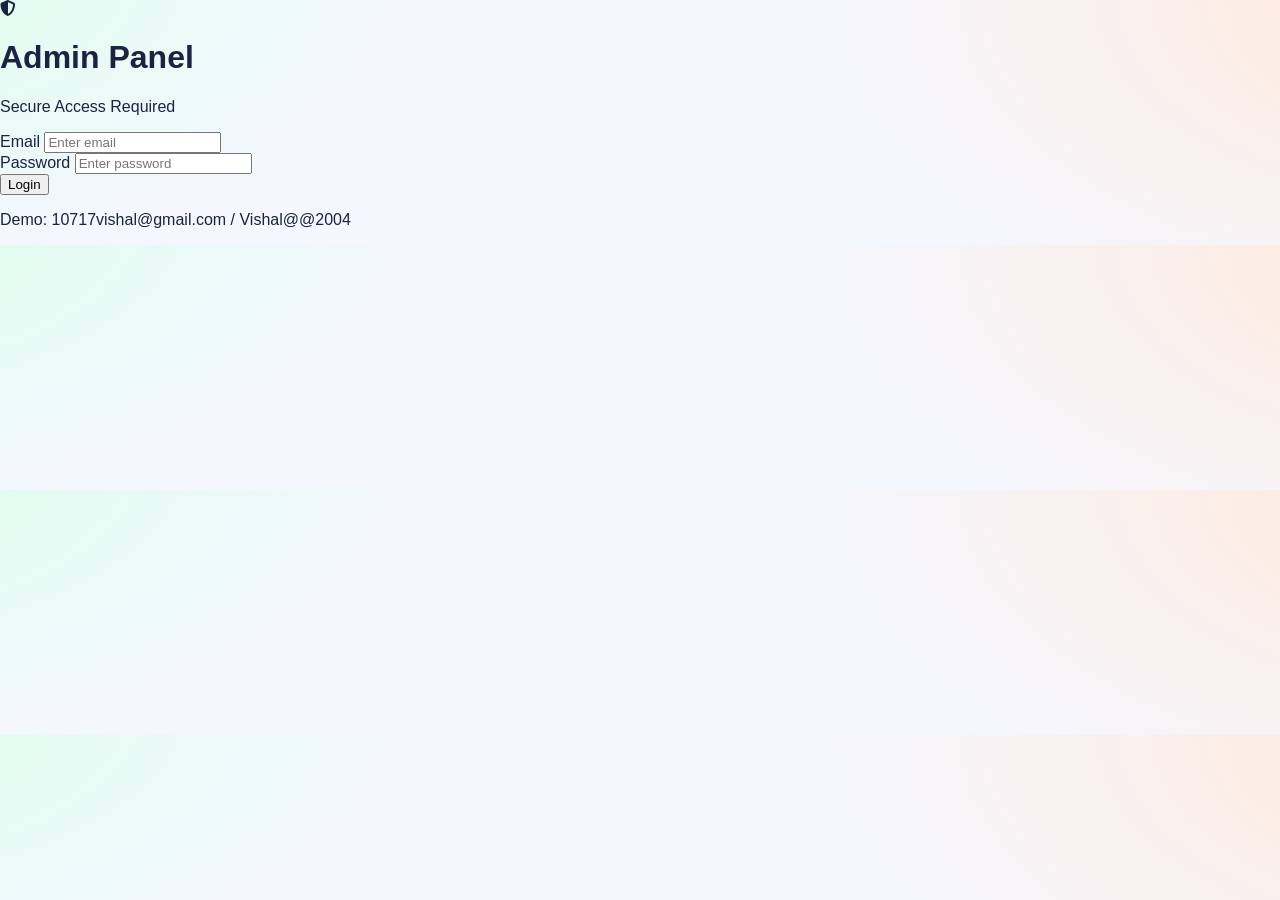
<file: admin.html>
<!DOCTYPE html>
<html lang="en">
<head>
    <meta charset="UTF-8">
    <meta name="viewport" content="width=device-width, initial-scale=1.0">
    <title>Admin - BCA Study Hub</title>
    <link rel="stylesheet" href="style.css">
    <link rel="stylesheet" href="https://cdnjs.cloudflare.com/ajax/libs/font-awesome/6.4.0/css/all.min.css">
</head>
<body>
    <!-- Login Screen -->
    <div id="adminLogin" class="admin-login">
        <div class="login-container">
            <div class="login-card">
                <div class="login-icon">
                    <i class="fas fa-shield-alt"></i>
                </div>
                <h1>Admin Panel</h1>
                <p>Secure Access Required</p>
                <form id="adminLoginForm" class="login-form">
                    <div class="form-group">
                        <label for="adminEmail">Email</label>
                        <input type="email" id="adminEmail" placeholder="Enter email" required>
                    </div>
                    <div class="form-group">
                        <label for="adminPassword">Password</label>
                        <input type="password" id="adminPassword" placeholder="Enter password" required>
                    </div>
                    <button type="submit" class="btn-primary">Login</button>
                </form>
                <p class="login-hint">Demo: 10717vishal@gmail.com / Vishal@@2004</p>
            </div>
        </div>
    </div>

    <!-- Admin Dashboard (hidden initially) -->
    <div id="adminDashboard" class="hidden">
        <!-- Navigation -->
        <nav class="navbar">
            <div class="navbar-container">
                <div class="navbar-logo">
                    <i class="fas fa-shield-alt"></i>
                    <span>Admin Panel</span>
                </div>
                <ul class="nav-menu" id="navMenu">
                    <li><a href="#" onclick="switchAdminTab('dashboard')" class="nav-link active">Dashboard</a></li>
                    <li><a href="#" onclick="switchAdminTab('content')" class="nav-link">Content</a></li>
                    <li><a href="#" onclick="switchAdminTab('analytics')" class="nav-link">Analytics</a></li>
                    <li>
                        <button class="btn-logout" onclick="adminLogout()">
                            <i class="fas fa-sign-out-alt"></i> Logout
                        </button>
                    </li>
                </ul>
            </div>
        </nav>

        <main class="admin-main">
            <div class="container">
                <!-- Dashboard Tab -->
                <div id="dashboardTab" class="admin-tab active">
                    <h1>Admin Dashboard</h1>

                    <!-- Stats -->
                    <div class="admin-stats">
                        <div class="stat-box">
                            <i class="fas fa-book"></i>
                            <div>
                                <h3 id="totalNotes">0</h3>
                                <p>Total Notes</p>
                            </div>
                        </div>
                        <div class="stat-box">
                            <i class="fas fa-file-alt"></i>
                            <div>
                                <h3 id="totalPYQs">0</h3>
                                <p>Total PYQs</p>
                            </div>
                        </div>
                        <div class="stat-box">
                            <i class="fas fa-play-circle"></i>
                            <div>
                                <h3 id="totalVideos">0</h3>
                                <p>Total Videos</p>
                            </div>
                        </div>
                        <div class="stat-box">
                            <i class="fas fa-code"></i>
                            <div>
                                <h3 id="totalPrograms">0</h3>
                                <p>Total Programs</p>
                            </div>
                        </div>
                    </div>

                    <div class="quick-actions">
                        <h2>Quick Actions</h2>
                        <div class="action-buttons">
                            <button onclick="switchAdminTab('content'); scrollToForm('add')" class="btn-primary">
                                <i class="fas fa-plus"></i> Add New Content
                            </button>
                            <button onclick="exportData()" class="btn-secondary">
                                <i class="fas fa-download"></i> Export Data
                            </button>
                            <button onclick="importData()" class="btn-secondary">
                                <i class="fas fa-upload"></i> Import Data
                            </button>
                            <button onclick="resetData()" class="btn-danger">
                                <i class="fas fa-trash"></i> Reset All Data
                            </button>
                        </div>
                    </div>
                </div>

                <!-- Content Management Tab -->
                <div id="contentTab" class="admin-tab hidden">
                    <h1>Content Management</h1>

                    <!-- Add/Edit Form -->
                    <div id="contentForm" class="form-card">
                        <h2 id="formTitle">Add New Content</h2>
                        <form id="addContentForm">
                            <div class="form-row">
                                <div class="form-group">
                                    <label for="contentTitle">Title</label>
                                    <input type="text" id="contentTitle" placeholder="Content title" required>
                                </div>
                                <div class="form-group">
                                    <label for="contentSubject">Subject</label>
                                    <select id="contentSubject" required>
                                        <option value="">Select Subject</option>
                                    </select>
                                </div>
                            </div>

                            <div class="form-row">
                                <div class="form-group">
                                    <label for="contentSemester">Semester</label>
                                    <select id="contentSemester" onchange="updateSubjectsForSemester()">
                                        <option value="1">Semester 1</option>
                                        <option value="2">Semester 2</option>
                                        <option value="3">Semester 3</option>
                                        <option value="4">Semester 4</option>
                                        <option value="5">Semester 5</option>
                                        <option value="6">Semester 6</option>
                                    </select>
                                </div>
                                <div class="form-group">
                                    <label for="contentType">Type</label>
                                    <select id="contentType" required>
                                        <option value="Notes">Notes</option>
                                        <option value="PYQs">PYQs</option>
                                        <option value="Videos">Videos</option>
                                        <option value="Programs">Programs</option>
                                        <option value="Lab">Lab</option>
                                    </select>
                                </div>
                            </div>

                            <div class="form-group">
                                <label for="contentDescription">Description</label>
                                <textarea id="contentDescription" placeholder="Brief description" rows="3"></textarea>
                            </div>

                            <div class="form-group">
                                <label for="contentLink">Link/URL</label>
                                <input type="url" id="contentLink" placeholder="https://...">
                            </div>

                            <div class="form-group">
                                <label for="contentContent">Content (for inline content)</label>
                                <textarea id="contentContent" placeholder="Paste your content here..." rows="5"></textarea>
                            </div>

                            <div class="form-actions">
                                <button type="submit" class="btn-primary">
                                    <i class="fas fa-save"></i> Save Content
                                </button>
                                <button type="button" class="btn-secondary" onclick="resetForm()">
                                    <i class="fas fa-times"></i> Clear
                                </button>
                            </div>
                        </form>
                    </div>

                    <!-- Content List -->
                    <div class="content-list-section">
                        <h2>All Content</h2>
                        <div class="filter-controls">
                            <input type="text" id="filterSearch" placeholder="Search content..." onkeyup="filterAdminContent()">
                            <select id="filterType" onchange="filterAdminContent()">
                                <option value="">All Types</option>
                                <option value="Notes">Notes</option>
                                <option value="PYQs">PYQs</option>
                                <option value="Videos">Videos</option>
                                <option value="Programs">Programs</option>
                                <option value="Lab">Lab</option>
                            </select>
                        </div>
                        <div class="table-responsive">
                            <table class="admin-table">
                                <thead>
                                    <tr>
                                        <th>Title</th>
                                        <th>Subject</th>
                                        <th>Type</th>
                                        <th>Semester</th>
                                        <th>Actions</th>
                                    </tr>
                                </thead>
                                <tbody id="contentTableBody">
                                </tbody>
                            </table>
                        </div>
                    </div>
                </div>

                <!-- Analytics Tab -->
                <div id="analyticsTab" class="admin-tab hidden">
                    <h1>Analytics & Statistics</h1>

                    <div class="analytics-section">
                        <div class="chart-card">
                            <h3>Content Distribution</h3>
                            <div class="chart-container">
                                <canvas id="contentChart"></canvas>
                            </div>
                        </div>

                        <div class="chart-card">
                            <h3>Semester-wise Content</h3>
                            <div class="chart-container">
                                <canvas id="semesterChart"></canvas>
                            </div>
                        </div>

                        <div class="stats-grid">
                            <div class="analytics-stat">
                                <h4>Total Users (Simulated)</h4>
                                <p class="stat-number" id="userStats">0</p>
                            </div>
                            <div class="analytics-stat">
                                <h4>Total Content Items</h4>
                                <p class="stat-number" id="contentStats">0</p>
                            </div>
                            <div class="analytics-stat">
                                <h4>Average Rating</h4>
                                <p class="stat-number">4.8/5</p>
                            </div>
                            <div class="analytics-stat">
                                <h4>Content Coverage</h4>
                                <p class="stat-number">95%</p>
                            </div>
                        </div>
                    </div>
                </div>
            </div>
        </main>
    </div>

    <!-- Content Modal for Edit -->
    <div id="contentModal" class="modal hidden">
        <div class="modal-content">
            <div class="modal-header">
                <h2>Edit Content</h2>
                <button class="btn-icon" onclick="closeContentModal()">
                    <i class="fas fa-times"></i>
                </button>
            </div>
            <div id="contentEditForm"></div>
        </div>
    </div>

    <!-- Toast Notification -->
    <div id="toastContainer" class="toast-container"></div>

    <script src="script.js"></script>
    <script>
        let currentEditId = null;

        document.addEventListener('DOMContentLoaded', () => {
            initializeTheme();
            checkAdminLogin();
            document.getElementById('adminLoginForm').addEventListener('submit', handleAdminLogin);
        });

        function checkAdminLogin() {
            const isAdmin = sessionStorage.getItem('adminLoggedIn');
            if (!isAdmin) {
                document.getElementById('adminLogin').style.display = 'flex';
                document.getElementById('adminDashboard').classList.add('hidden');
            } else {
                document.getElementById('adminLogin').style.display = 'none';
                document.getElementById('adminDashboard').classList.remove('hidden');
                loadAdminDashboard();
            }
        }

        function handleAdminLogin(e) {
            e.preventDefault();
            const email = document.getElementById('adminEmail').value;
            const password = document.getElementById('adminPassword').value;

            if (email === '10717vishal@gmail.com' && password === 'Vishal@@2004') {
                sessionStorage.setItem('adminLoggedIn', 'true');
                document.getElementById('adminLogin').style.display = 'none';
                document.getElementById('adminDashboard').classList.remove('hidden');
                loadAdminDashboard();
                showToast('Login successful ✅', 'success');
            } else {
                showToast('Invalid credentials ❌', 'error');
            }
        }

        function adminLogout() {
            sessionStorage.removeItem('adminLoggedIn');
            checkAdminLogin();
            showToast('Logged out successfully', 'info');
        }

        function loadAdminDashboard() {
            const allContent = getAllContent();

            const types = {
                'Notes': 0,
                'PYQs': 0,
                'Videos': 0,
                'Programs': 0,
                'Lab': 0
            };

            allContent.forEach(item => {
                types[item.type] = (types[item.type] || 0) + 1;
            });

            document.getElementById('totalNotes').textContent = types['Notes'] || 0;
            document.getElementById('totalPYQs').textContent = types['PYQs'] || 0;
            document.getElementById('totalVideos').textContent = types['Videos'] || 0;
            document.getElementById('totalPrograms').textContent = types['Programs'] || 0;

            document.getElementById('contentStats').textContent = allContent.length;
            document.getElementById('userStats').textContent = Math.floor(Math.random() * 500) + 100;

            populateSubjectSelect();
            loadContentTable();
        }

        function populateSubjectSelect() {
            const semester = document.getElementById('contentSemester').value || 1;
            const subjects = getSubjectsBySemester(semester);
            const select = document.getElementById('contentSubject');
            select.innerHTML = '<option value="">Select Subject</option>';
            subjects.forEach(subject => {
                const option = document.createElement('option');
                option.value = subject.code;
                option.textContent = `${subject.code} - ${subject.name}`;
                select.appendChild(option);
            });
        }

        function updateSubjectsForSemester() {
            populateSubjectSelect();
        }

        function loadContentTable() {
            const allContent = getAllContent();
            const tbody = document.getElementById('contentTableBody');
            tbody.innerHTML = '';

            allContent.forEach(item => {
                const row = document.createElement('tr');
                row.innerHTML = `
                    <td><strong>${item.title}</strong></td>
                    <td>${item.subject}</td>
                    <td><span class="badge">${item.type}</span></td>
                    <td>Sem ${item.semester}</td>
                    <td>
                        <button class="btn-icon" onclick="editContent('${item.id}')">
                            <i class="fas fa-edit"></i>
                        </button>
                        <button class="btn-icon btn-danger" onclick="deleteContent('${item.id}')">
                            <i class="fas fa-trash"></i>
                        </button>
                    </td>
                `;
                tbody.appendChild(row);
            });
        }

        document.getElementById('addContentForm').addEventListener('submit', (e) => {
            e.preventDefault();

            const content = {
                id: currentEditId || Date.now().toString(),
                title: document.getElementById('contentTitle').value,
                subject: document.getElementById('contentSubject').value,
                subjectName: document.getElementById('contentSubject')
                    .options[document.getElementById('contentSubject').selectedIndex].text.split(' - ')[1],
                semester: parseInt(document.getElementById('contentSemester').value),
                type: document.getElementById('contentType').value,
                description: document.getElementById('contentDescription').value,
                link: document.getElementById('contentLink').value,
                content: document.getElementById('contentContent').value
            };

            saveContent(content, currentEditId);
            resetForm();
            loadContentTable();
            loadAdminDashboard();
            showToast(`Content ${currentEditId ? 'updated' : 'added'} successfully ✅`, 'success');
        });

        function editContent(id) {
            const allContent = getAllContent();
            const item = allContent.find(c => c.id === id);
            if (!item) return;

            currentEditId = id;
            document.getElementById('formTitle').textContent = 'Edit Content';
            document.getElementById('contentTitle').value = item.title;
            document.getElementById('contentSemester').value = item.semester;
            updateSubjectsForSemester();
            setTimeout(() => {
                document.getElementById('contentSubject').value = item.subject;
            }, 100);
            document.getElementById('contentType').value = item.type;
            document.getElementById('contentDescription').value = item.description || '';
            document.getElementById('contentLink').value = item.link || '';
            document.getElementById('contentContent').value = item.content || '';
            document.getElementById('addContentForm').querySelector('button').innerHTML = '<i class="fas fa-save"></i> Update Content';
            scrollToForm('add');
        }

        function deleteContent(id) {
            if (confirm('Are you sure you want to delete this content?')) {
                deleteContentItem(id);
                loadContentTable();
                loadAdminDashboard();
                showToast('Content deleted ❌', 'success');
            }
        }

        function resetForm() {
            document.getElementById('addContentForm').reset();
            currentEditId = null;
            document.getElementById('formTitle').textContent = 'Add New Content';
            document.getElementById('addContentForm').querySelector('button').innerHTML = '<i class="fas fa-save"></i> Save Content';
        }

        function filterAdminContent() {
            const search = document.getElementById('filterSearch').value.toLowerCase();
            const type = document.getElementById('filterType').value;
            const allContent = getAllContent();

            const filtered = allContent.filter(item =>
                (item.title.toLowerCase().includes(search) ||
                 item.subject.toLowerCase().includes(search)) &&
                (!type || item.type === type)
            );

            const tbody = document.getElementById('contentTableBody');
            tbody.innerHTML = '';

            filtered.forEach(item => {
                const row = document.createElement('tr');
                row.innerHTML = `
                    <td><strong>${item.title}</strong></td>
                    <td>${item.subject}</td>
                    <td><span class="badge">${item.type}</span></td>
                    <td>Sem ${item.semester}</td>
                    <td>
                        <button class="btn-icon" onclick="editContent('${item.id}')">
                            <i class="fas fa-edit"></i>
                        </button>
                        <button class="btn-icon btn-danger" onclick="deleteContent('${item.id}')">
                            <i class="fas fa-trash"></i>
                        </button>
                    </td>
                `;
                tbody.appendChild(row);
            });
        }

        function switchAdminTab(tabName) {
            document.querySelectorAll('.admin-tab').forEach(tab => {
                tab.classList.add('hidden');
            });
            document.getElementById(tabName + 'Tab').classList.remove('hidden');

            document.querySelectorAll('.admin-tab').forEach(tab => {
                tab.classList.add('hidden');
            });
            document.getElementById(tabName + 'Tab').classList.remove('hidden');

            if (tabName === 'analytics') {
                setTimeout(() => {
                    // Simple chart simulation
                }, 100);
            }
        }

        function exportData() {
            const data = {
                content: getAllContent(),
                bookmarks: JSON.parse(localStorage.getItem('bookmarkedItems')) || [],
                completedSubjects: JSON.parse(localStorage.getItem('completedSubjects')) || [],
                bookmarkedSubjects: JSON.parse(localStorage.getItem('bookmarkedSubjects')) || []
            };

            const json = JSON.stringify(data, null, 2);
            const blob = new Blob([json], { type: 'application/json' });
            const url = URL.createObjectURL(blob);
            const a = document.createElement('a');
            a.href = url;
            a.download = 'bca-studyhub-data.json';
            a.click();

            showToast('Data exported successfully 📥', 'success');
        }

        function importData() {
            const input = document.createElement('input');
            input.type = 'file';
            input.accept = '.json';
            input.onchange = (e) => {
                const file = e.target.files[0];
                const reader = new FileReader();
                reader.onload = (event) => {
                    try {
                        const data = JSON.parse(event.target.result);
                        if (data.content) {
                            localStorage.setItem('bcaContent', JSON.stringify(data.content));
                        }
                        loadAdminDashboard();
                        loadContentTable();
                        showToast('Data imported successfully ✅', 'success');
                    } catch (error) {
                        showToast('Invalid file format ❌', 'error');
                    }
                };
                reader.readAsText(file);
            };
            input.click();
        }

        function resetData() {
            if (confirm('Are you sure? This will reset ALL data!')) {
                localStorage.removeItem('bcaContent');
                localStorage.removeItem('bookmarkedItems');
                localStorage.removeItem('completedSubjects');
                localStorage.removeItem('bookmarkedSubjects');
                initializeData();
                loadAdminDashboard();
                loadContentTable();
                showToast('All data reset ✅', 'success');
            }
        }

        function scrollToForm(id) {
            const element = document.getElementById(id || 'contentForm');
            if (element) {
                element.scrollIntoView({ behavior: 'smooth' });
            }
        }
    </script>
</body>
</html>
</file>
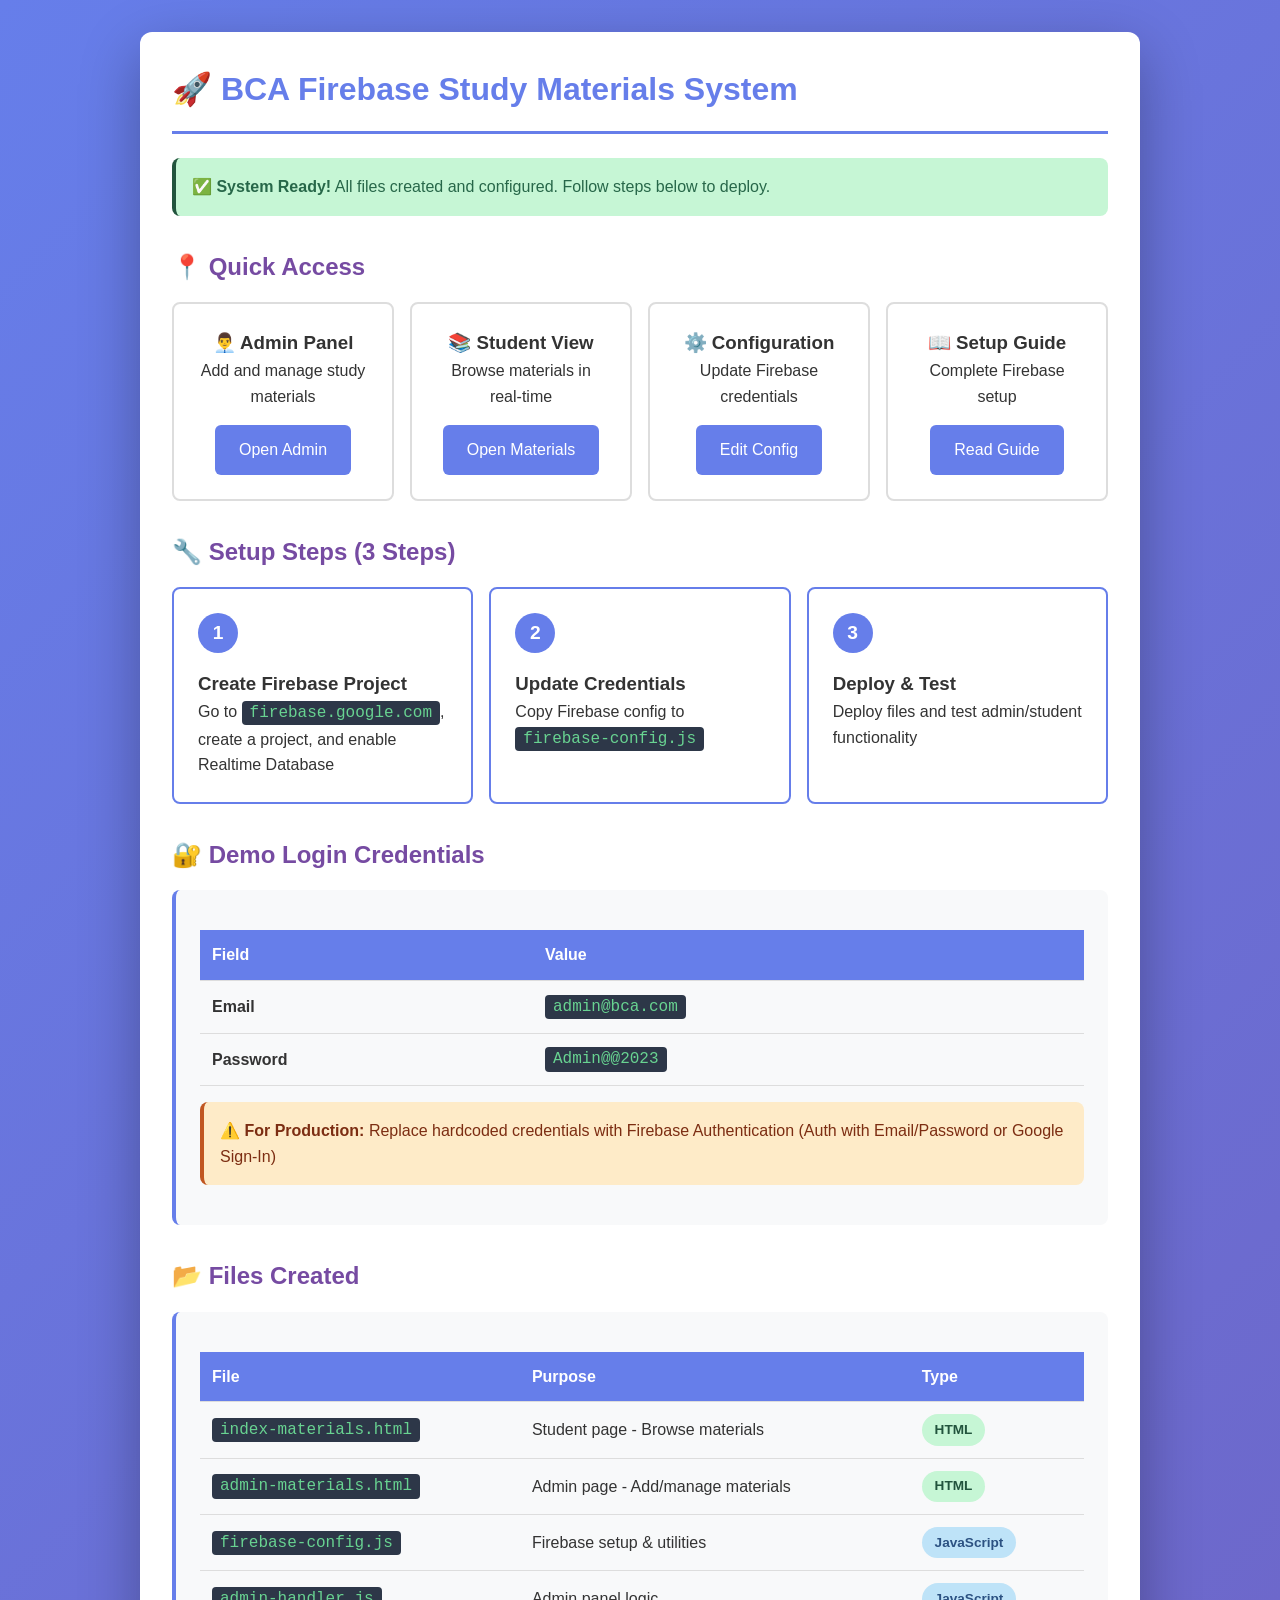
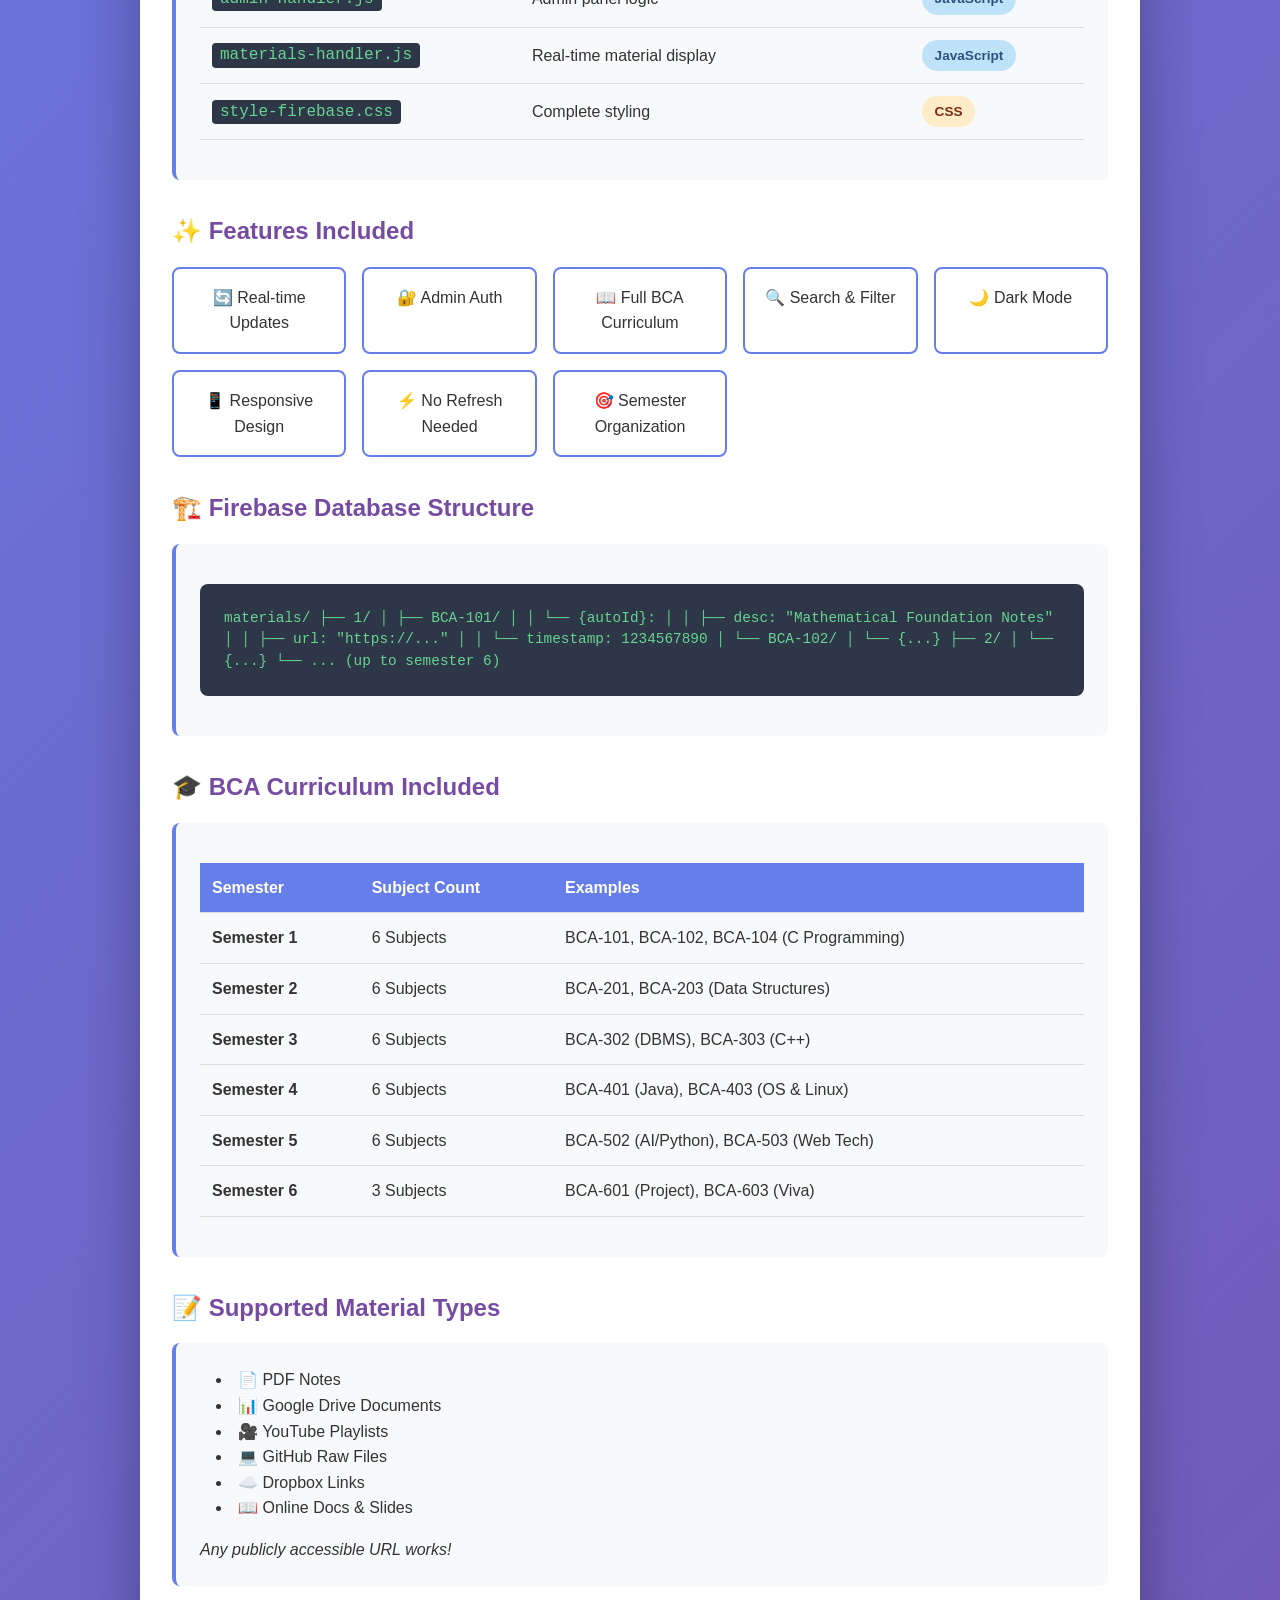
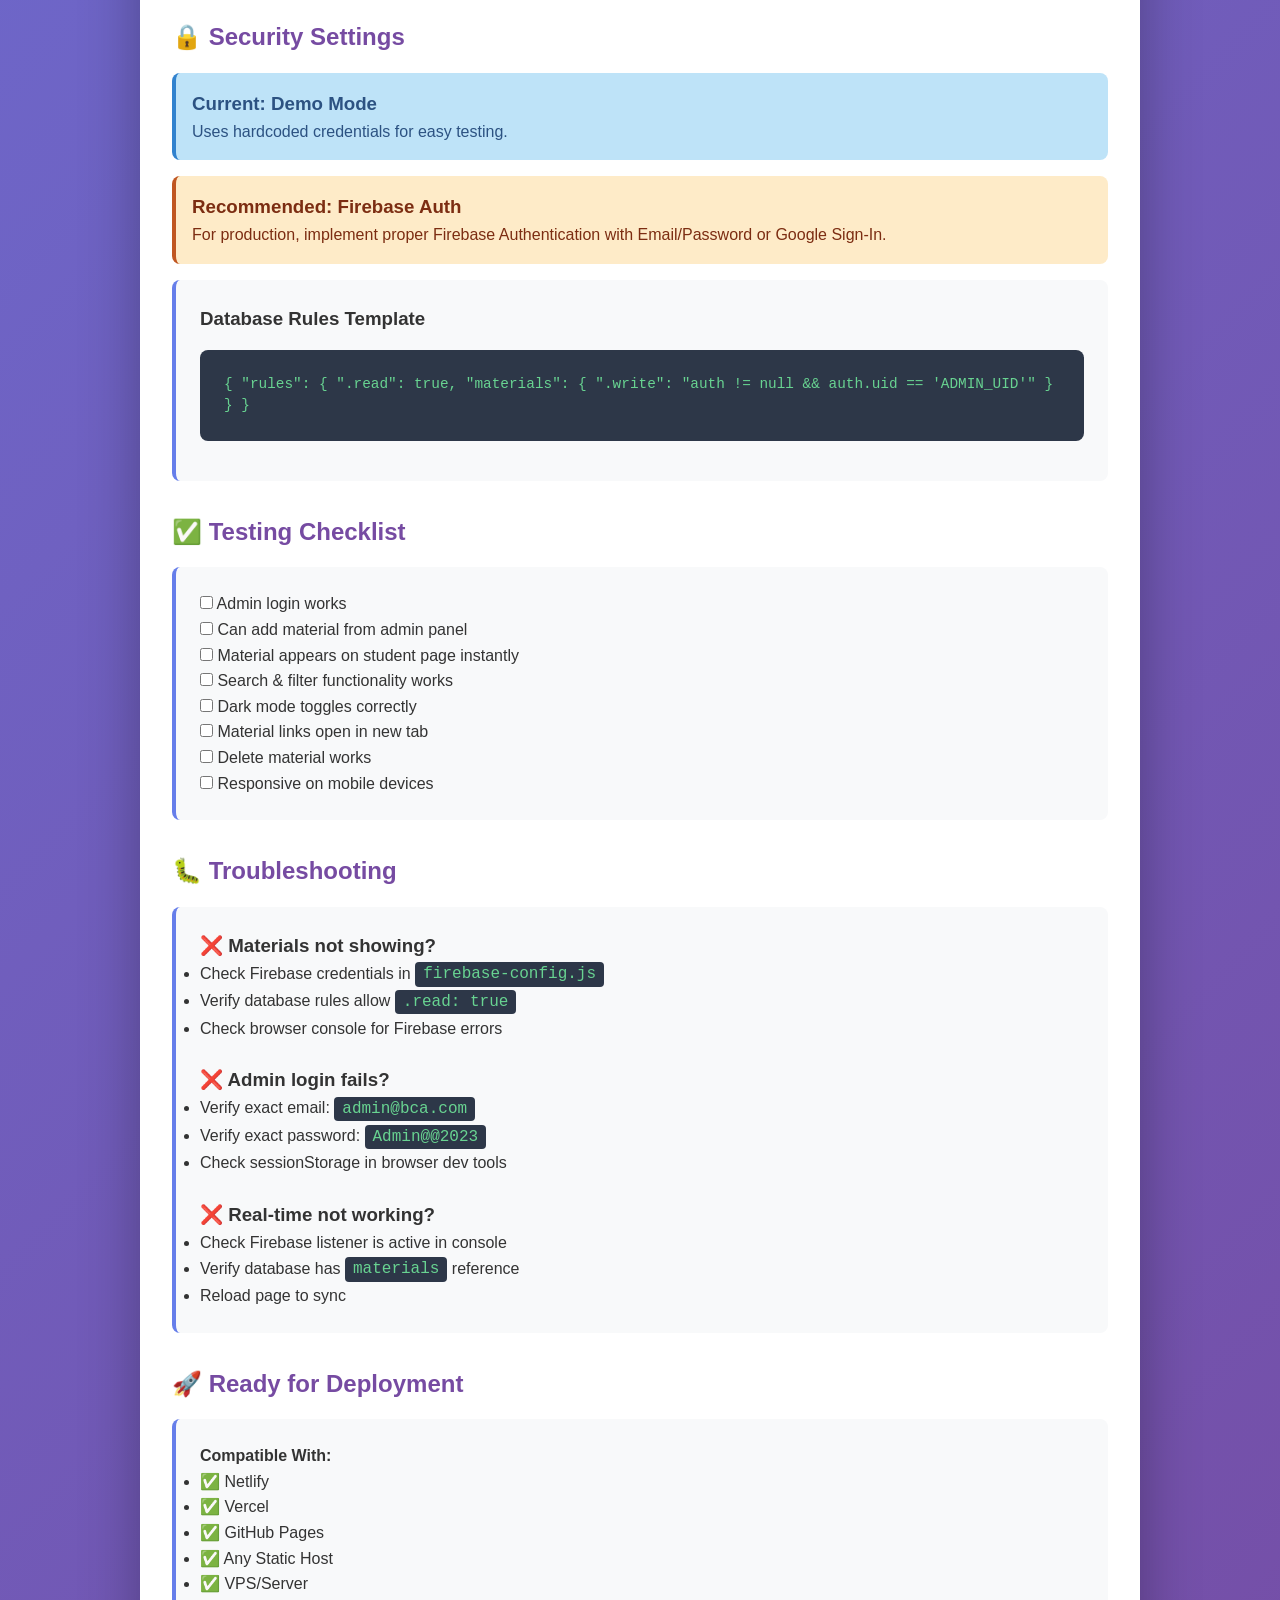
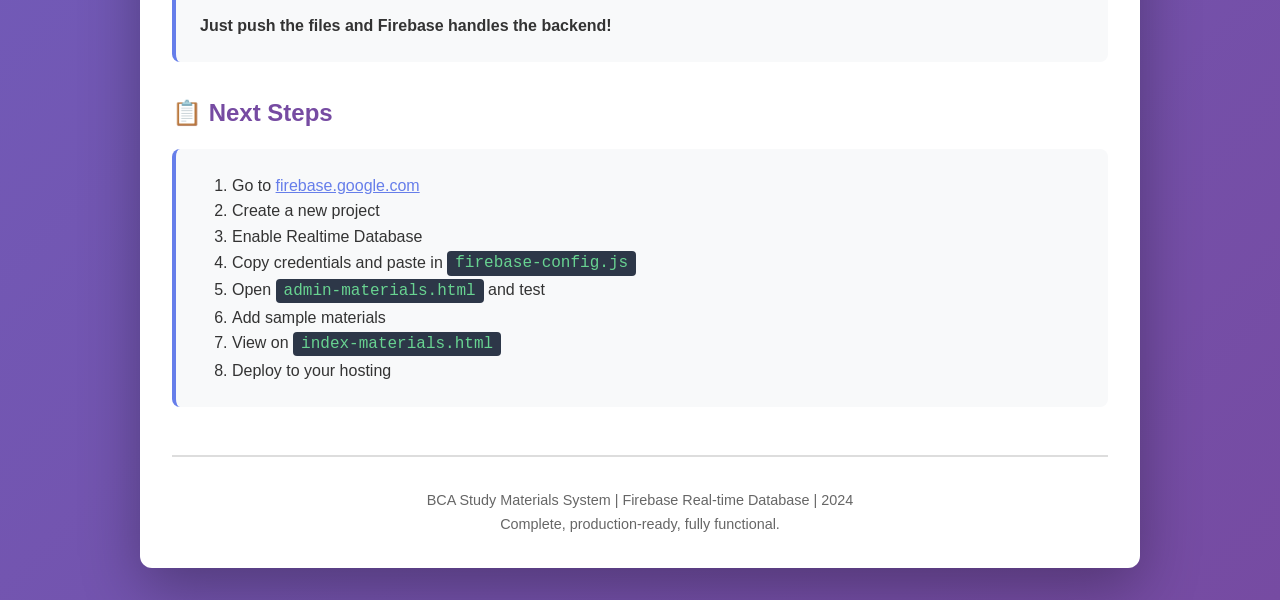
<file: MATERIALS_INDEX.html>
<!DOCTYPE html>
<html lang="en">
<head>
    <meta charset="UTF-8">
    <meta name="viewport" content="width=device-width, initial-scale=1.0">
    <title>Firebase Materials System - Quick Reference</title>
    <style>
        * {
            margin: 0;
            padding: 0;
            box-sizing: border-box;
        }

        body {
            font-family: 'Segoe UI', Tahoma, Geneva, Verdana, sans-serif;
            background: linear-gradient(135deg, #667eea 0%, #764ba2 100%);
            color: #333;
            padding: 2rem;
            line-height: 1.6;
        }

        .container {
            max-width: 1000px;
            margin: 0 auto;
            background: white;
            border-radius: 12px;
            padding: 2rem;
            box-shadow: 0 20px 60px rgba(0, 0, 0, 0.3);
        }

        h1 {
            color: #667eea;
            margin-bottom: 1.5rem;
            border-bottom: 3px solid #667eea;
            padding-bottom: 1rem;
        }

        h2 {
            color: #764ba2;
            margin-top: 2rem;
            margin-bottom: 1rem;
        }

        .section {
            margin-bottom: 2rem;
            padding: 1.5rem;
            background: #f8f9fa;
            border-radius: 8px;
            border-left: 4px solid #667eea;
        }

        .steps {
            display: grid;
            grid-template-columns: repeat(auto-fit, minmax(250px, 1fr));
            gap: 1rem;
            margin: 1rem 0;
        }

        .step {
            background: white;
            padding: 1.5rem;
            border-radius: 8px;
            border: 2px solid #667eea;
            counter-increment: step-counter;
        }

        body {
            counter-reset: step-counter;
        }

        .step::before {
            content: counter(step-counter);
            display: flex;
            align-items: center;
            justify-content: center;
            width: 40px;
            height: 40px;
            background: #667eea;
            color: white;
            border-radius: 50%;
            margin-bottom: 1rem;
            font-weight: bold;
            font-size: 1.2rem;
        }

        code {
            background: #2d3748;
            color: #68d391;
            padding: 0.2rem 0.5rem;
            border-radius: 4px;
            font-family: 'Courier New', monospace;
        }

        .code-block {
            background: #2d3748;
            color: #68d391;
            padding: 1.5rem;
            border-radius: 8px;
            overflow-x: auto;
            margin: 1rem 0;
            font-family: 'Courier New', monospace;
            font-size: 0.9rem;
            line-height: 1.5;
        }

        table {
            width: 100%;
            border-collapse: collapse;
            margin: 1rem 0;
        }

        th, td {
            padding: 0.75rem;
            text-align: left;
            border-bottom: 1px solid #ddd;
        }

        th {
            background: #667eea;
            color: white;
        }

        tr:hover {
            background: #f0f0f0;
        }

        .badge {
            display: inline-block;
            padding: 0.3rem 0.8rem;
            border-radius: 20px;
            font-size: 0.85rem;
            font-weight: bold;
            margin-right: 0.5rem;
        }

        .badge-success {
            background: #c6f6d5;
            color: #22543d;
        }

        .badge-info {
            background: #bee3f8;
            color: #2c5282;
        }

        .badge-warning {
            background: #feebc8;
            color: #7c2d12;
        }

        .link-group {
            display: grid;
            grid-template-columns: repeat(auto-fit, minmax(200px, 1fr));
            gap: 1rem;
            margin: 1rem 0;
        }

        .link-card {
            background: white;
            padding: 1.5rem;
            border-radius: 8px;
            border: 2px solid #ddd;
            text-align: center;
            transition: all 0.3s;
        }

        .link-card:hover {
            border-color: #667eea;
            box-shadow: 0 4px 12px rgba(102, 126, 234, 0.2);
        }

        .link-card a {
            display: inline-block;
            margin-top: 1rem;
            padding: 0.75rem 1.5rem;
            background: #667eea;
            color: white;
            text-decoration: none;
            border-radius: 6px;
            transition: all 0.3s;
        }

        .link-card a:hover {
            background: #764ba2;
            transform: translateY(-2px);
        }

        .feature-grid {
            display: grid;
            grid-template-columns: repeat(auto-fit, minmax(150px, 1fr));
            gap: 1rem;
            margin: 1rem 0;
        }

        .feature-item {
            padding: 1rem;
            background: white;
            border-radius: 8px;
            text-align: center;
            border: 2px solid #667eea;
        }

        .feature-item strong {
            color: #667eea;
            display: block;
            margin-top: 0.5rem;
        }

        footer {
            text-align: center;
            margin-top: 3rem;
            padding-top: 2rem;
            border-top: 2px solid #ddd;
            color: #666;
            font-size: 0.9rem;
        }

        .alert {
            padding: 1rem;
            border-radius: 8px;
            margin: 1rem 0;
        }

        .alert-info {
            background: #bee3f8;
            border-left: 4px solid #3182ce;
            color: #2c5282;
        }

        .alert-warning {
            background: #feebc8;
            border-left: 4px solid #c05621;
            color: #7c2d12;
        }

        .alert-success {
            background: #c6f6d5;
            border-left: 4px solid #22543d;
            color: #276749;
        }
    </style>
</head>
<body>
    <div class="container">
        <h1>🚀 BCA Firebase Study Materials System</h1>

        <div class="section alert alert-success">
            <strong>✅ System Ready!</strong> All files created and configured. Follow steps below to deploy.
        </div>

        <!-- Quick Links -->
        <h2>📍 Quick Access</h2>
        <div class="link-group">
            <div class="link-card">
                <h3>👨‍💼 Admin Panel</h3>
                <p>Add and manage study materials</p>
                <a href="admin-materials.html">Open Admin</a>
            </div>
            <div class="link-card">
                <h3>📚 Student View</h3>
                <p>Browse materials in real-time</p>
                <a href="index-materials.html">Open Materials</a>
            </div>
            <div class="link-card">
                <h3>⚙️ Configuration</h3>
                <p>Update Firebase credentials</p>
                <a href="firebase-config.js" target="_blank">Edit Config</a>
            </div>
            <div class="link-card">
                <h3>📖 Setup Guide</h3>
                <p>Complete Firebase setup</p>
                <a href="FIREBASE_SETUP.md" target="_blank">Read Guide</a>
            </div>
        </div>

        <!-- Setup Steps -->
        <h2>🔧 Setup Steps (3 Steps)</h2>
        <div class="steps">
            <div class="step">
                <h3>Create Firebase Project</h3>
                <p>Go to <code>firebase.google.com</code>, create a project, and enable Realtime Database</p>
            </div>
            <div class="step">
                <h3>Update Credentials</h3>
                <p>Copy Firebase config to <code>firebase-config.js</code></p>
            </div>
            <div class="step">
                <h3>Deploy & Test</h3>
                <p>Deploy files and test admin/student functionality</p>
            </div>
        </div>

        <!-- Demo Login -->
        <h2>🔐 Demo Login Credentials</h2>
        <div class="section">
            <table>
                <tr>
                    <th>Field</th>
                    <th>Value</th>
                </tr>
                <tr>
                    <td><strong>Email</strong></td>
                    <td><code>admin@bca.com</code></td>
                </tr>
                <tr>
                    <td><strong>Password</strong></td>
                    <td><code>Admin@@2023</code></td>
                </tr>
            </table>
            <div class="alert alert-warning">
                <strong>⚠️ For Production:</strong> Replace hardcoded credentials with Firebase Authentication (Auth with Email/Password or Google Sign-In)
            </div>
        </div>

        <!-- File Structure -->
        <h2>📂 Files Created</h2>
        <div class="section">
            <table>
                <tr>
                    <th>File</th>
                    <th>Purpose</th>
                    <th>Type</th>
                </tr>
                <tr>
                    <td><code>index-materials.html</code></td>
                    <td>Student page - Browse materials</td>
                    <td><span class="badge badge-success">HTML</span></td>
                </tr>
                <tr>
                    <td><code>admin-materials.html</code></td>
                    <td>Admin page - Add/manage materials</td>
                    <td><span class="badge badge-success">HTML</span></td>
                </tr>
                <tr>
                    <td><code>firebase-config.js</code></td>
                    <td>Firebase setup & utilities</td>
                    <td><span class="badge badge-info">JavaScript</span></td>
                </tr>
                <tr>
                    <td><code>admin-handler.js</code></td>
                    <td>Admin panel logic</td>
                    <td><span class="badge badge-info">JavaScript</span></td>
                </tr>
                <tr>
                    <td><code>materials-handler.js</code></td>
                    <td>Real-time material display</td>
                    <td><span class="badge badge-info">JavaScript</span></td>
                </tr>
                <tr>
                    <td><code>style-firebase.css</code></td>
                    <td>Complete styling</td>
                    <td><span class="badge badge-warning">CSS</span></td>
                </tr>
            </table>
        </div>

        <!-- Features -->
        <h2>✨ Features Included</h2>
        <div class="feature-grid">
            <div class="feature-item">🔄 Real-time Updates</div>
            <div class="feature-item">🔐 Admin Auth</div>
            <div class="feature-item">📖 Full BCA Curriculum</div>
            <div class="feature-item">🔍 Search & Filter</div>
            <div class="feature-item">🌙 Dark Mode</div>
            <div class="feature-item">📱 Responsive Design</div>
            <div class="feature-item">⚡ No Refresh Needed</div>
            <div class="feature-item">🎯 Semester Organization</div>
        </div>

        <!-- Firebase Structure -->
        <h2>🏗️ Firebase Database Structure</h2>
        <div class="section">
            <div class="code-block">materials/
  ├── 1/
  │   ├── BCA-101/
  │   │   └── {autoId}: 
  │   │       ├── desc: "Mathematical Foundation Notes"
  │   │       ├── url: "https://..."
  │   │       └── timestamp: 1234567890
  │   └── BCA-102/
  │       └── {...}
  ├── 2/
  │   └── {...}
  └── ... (up to semester 6)</div>
        </div>

        <!-- BCA Curriculum -->
        <h2>🎓 BCA Curriculum Included</h2>
        <div class="section">
            <table>
                <tr>
                    <th>Semester</th>
                    <th>Subject Count</th>
                    <th>Examples</th>
                </tr>
                <tr>
                    <td><strong>Semester 1</strong></td>
                    <td>6 Subjects</td>
                    <td>BCA-101, BCA-102, BCA-104 (C Programming)</td>
                </tr>
                <tr>
                    <td><strong>Semester 2</strong></td>
                    <td>6 Subjects</td>
                    <td>BCA-201, BCA-203 (Data Structures)</td>
                </tr>
                <tr>
                    <td><strong>Semester 3</strong></td>
                    <td>6 Subjects</td>
                    <td>BCA-302 (DBMS), BCA-303 (C++)</td>
                </tr>
                <tr>
                    <td><strong>Semester 4</strong></td>
                    <td>6 Subjects</td>
                    <td>BCA-401 (Java), BCA-403 (OS & Linux)</td>
                </tr>
                <tr>
                    <td><strong>Semester 5</strong></td>
                    <td>6 Subjects</td>
                    <td>BCA-502 (AI/Python), BCA-503 (Web Tech)</td>
                </tr>
                <tr>
                    <td><strong>Semester 6</strong></td>
                    <td>3 Subjects</td>
                    <td>BCA-601 (Project), BCA-603 (Viva)</td>
                </tr>
            </table>
        </div>

        <!-- Material Types -->
        <h2>📝 Supported Material Types</h2>
        <div class="section">
            <ul style="list-style-position: inside; padding-left: 1rem;">
                <li>📄 PDF Notes</li>
                <li>📊 Google Drive Documents</li>
                <li>🎥 YouTube Playlists</li>
                <li>💻 GitHub Raw Files</li>
                <li>☁️ Dropbox Links</li>
                <li>📖 Online Docs & Slides</li>
            </ul>
            <p style="margin-top: 1rem; font-style: italic;">Any publicly accessible URL works!</p>
        </div>

        <!-- Security -->
        <h2>🔒 Security Settings</h2>
        <div class="section alert alert-info">
            <h3>Current: Demo Mode</h3>
            <p>Uses hardcoded credentials for easy testing.</p>
        </div>

        <div class="section alert alert-warning">
            <h3>Recommended: Firebase Auth</h3>
            <p>For production, implement proper Firebase Authentication with Email/Password or Google Sign-In.</p>
        </div>

        <div class="section">
            <h3>Database Rules Template</h3>
            <div class="code-block">{
  "rules": {
    ".read": true,
    "materials": {
      ".write": "auth != null && auth.uid == 'ADMIN_UID'"
    }
  }
}</div>
        </div>

        <!-- Testing Checklist -->
        <h2>✅ Testing Checklist</h2>
        <div class="section">
            <input type="checkbox" id="test1"> Admin login works<br>
            <input type="checkbox" id="test2"> Can add material from admin panel<br>
            <input type="checkbox" id="test3"> Material appears on student page instantly<br>
            <input type="checkbox" id="test4"> Search & filter functionality works<br>
            <input type="checkbox" id="test5"> Dark mode toggles correctly<br>
            <input type="checkbox" id="test6"> Material links open in new tab<br>
            <input type="checkbox" id="test7"> Delete material works<br>
            <input type="checkbox" id="test8"> Responsive on mobile devices<br>
        </div>

        <!-- Troubleshooting -->
        <h2>🐛 Troubleshooting</h2>
        <div class="section">
            <h3>❌ Materials not showing?</h3>
            <ul>
                <li>Check Firebase credentials in <code>firebase-config.js</code></li>
                <li>Verify database rules allow <code>.read: true</code></li>
                <li>Check browser console for Firebase errors</li>
            </ul>

            <h3 style="margin-top: 1.5rem;">❌ Admin login fails?</h3>
            <ul>
                <li>Verify exact email: <code>admin@bca.com</code></li>
                <li>Verify exact password: <code>Admin@@2023</code></li>
                <li>Check sessionStorage in browser dev tools</li>
            </ul>

            <h3 style="margin-top: 1.5rem;">❌ Real-time not working?</h3>
            <ul>
                <li>Check Firebase listener is active in console</li>
                <li>Verify database has <code>materials</code> reference</li>
                <li>Reload page to sync</li>
            </ul>
        </div>

        <!-- Deployment -->
        <h2>🚀 Ready for Deployment</h2>
        <div class="section">
            <p><strong>Compatible With:</strong></p>
            <ul>
                <li>✅ Netlify</li>
                <li>✅ Vercel</li>
                <li>✅ GitHub Pages</li>
                <li>✅ Any Static Host</li>
                <li>✅ VPS/Server</li>
            </ul>
            <p style="margin-top: 1rem;"><strong>Just push the files and Firebase handles the backend!</strong></p>
        </div>

        <!-- Next Steps -->
        <h2>📋 Next Steps</h2>
        <div class="section">
            <ol style="padding-left: 2rem;">
                <li>Go to <a href="https://firebase.google.com" target="_blank" style="color: #667eea;">firebase.google.com</a></li>
                <li>Create a new project</li>
                <li>Enable Realtime Database</li>
                <li>Copy credentials and paste in <code>firebase-config.js</code></li>
                <li>Open <code>admin-materials.html</code> and test</li>
                <li>Add sample materials</li>
                <li>View on <code>index-materials.html</code></li>
                <li>Deploy to your hosting</li>
            </ol>
        </div>

        <footer>
            <p>BCA Study Materials System | Firebase Real-time Database | 2024</p>
            <p>Complete, production-ready, fully functional.</p>
        </footer>
    </div>
</body>
</html>
</file>
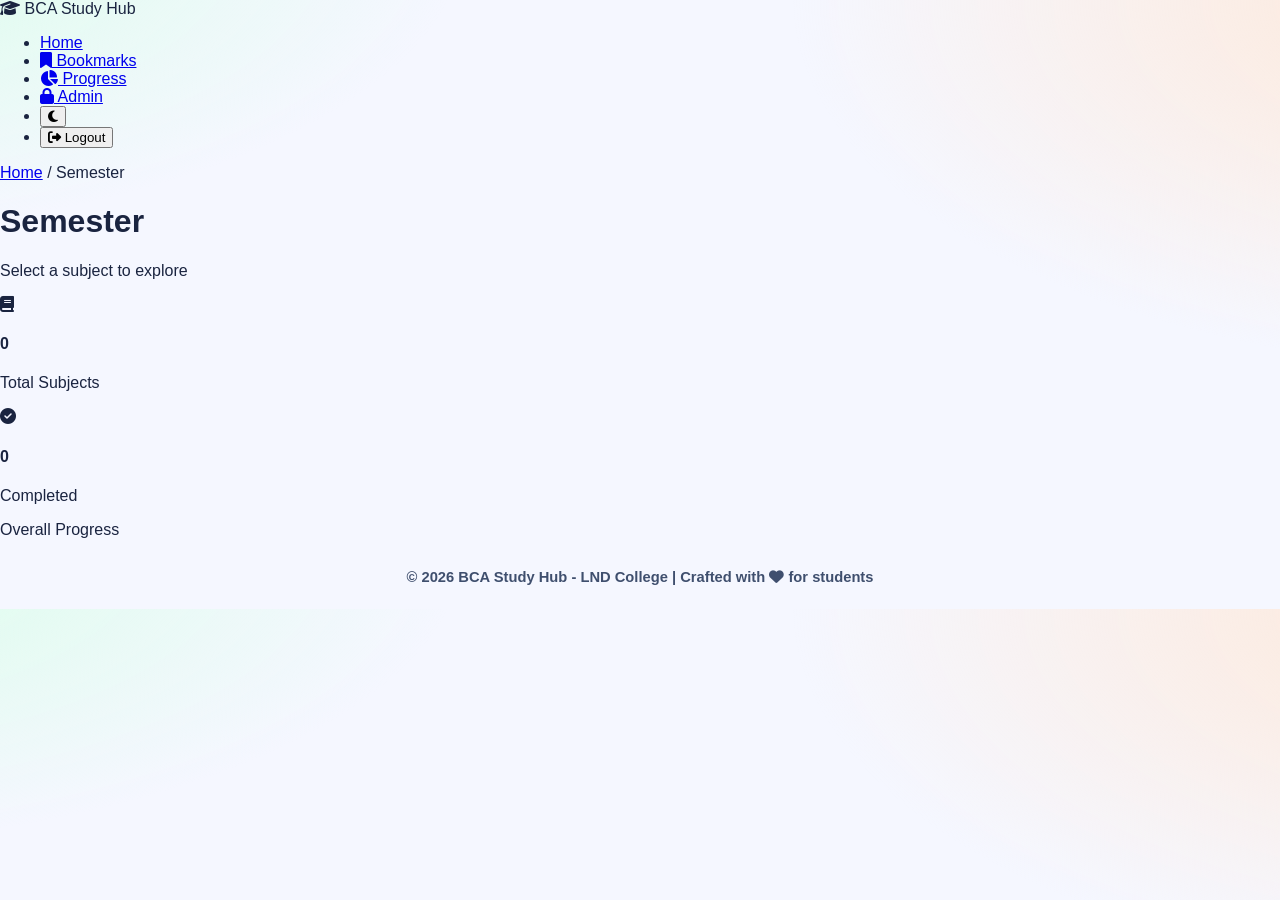
<file: semester.html>
<!DOCTYPE html>
<html lang="en">
<head>
    <meta charset="UTF-8">
    <meta name="viewport" content="width=device-width, initial-scale=1.0">
    <title>Semester - BCA Study Hub</title>
    <link rel="stylesheet" href="style.css">
    <link rel="stylesheet" href="https://cdnjs.cloudflare.com/ajax/libs/font-awesome/6.4.0/css/all.min.css">
</head>
<body>
    <!-- Navigation -->
    <nav class="navbar">
        <div class="navbar-container">
            <div class="navbar-logo">
                <i class="fas fa-graduation-cap"></i>
                <span>BCA Study Hub</span>
            </div>
            <div class="hamburger" id="hamburger">
                <span></span>
                <span></span>
                <span></span>
            </div>
            <ul class="nav-menu" id="navMenu">
                <li><a href="index.html" class="nav-link">Home</a></li>
                <li><a href="#" onclick="navigateToBookmarks(); return false;" class="nav-link">
                    <i class="fas fa-bookmark"></i> Bookmarks
                </a></li>
                <li><a href="#" onclick="navigateToProgress(); return false;" class="nav-link">
                    <i class="fas fa-chart-pie"></i> Progress
                </a></li>
                <li><a href="admin.html" class="nav-link">
                    <i class="fas fa-lock"></i> Admin
                </a></li>
                <li>
                    <button id="themeToggle" class="btn-theme">
                        <i class="fas fa-moon"></i>
                    </button>
                </li>
                <li>
                    <button id="logoutBtn" class="btn-logout" onclick="logout()">
                        <i class="fas fa-sign-out-alt"></i> Logout
                    </button>
                </li>
            </ul>
        </div>
    </nav>

    <!-- Breadcrumb -->
    <div class="breadcrumb">
        <div class="container">
            <a href="index.html">Home</a>
            <span>/</span>
            <span id="semesterBreadcrumb">Semester</span>
        </div>
    </div>

    <!-- Main Content -->
    <main class="main-content">
        <div class="container">
            <!-- Semester Header -->
            <div class="semester-header">
                <h1 id="semesterTitle">Semester</h1>
                <p id="semesterSubtitle">Select a subject to explore</p>
            </div>

            <!-- Semester Stats -->
            <div class="semester-stats">
                <div class="stat-card">
                    <i class="fas fa-book"></i>
                    <div>
                        <h4 id="totalSubjects">0</h4>
                        <p>Total Subjects</p>
                    </div>
                </div>
                <div class="stat-card">
                    <i class="fas fa-check-circle"></i>
                    <div>
                        <h4 id="completedSubjects">0</h4>
                        <p>Completed</p>
                    </div>
                </div>
                <div class="stat-card progress-card">
                    <div class="progress-bar-small">
                        <div id="semesterProgressBar" class="progress-fill"></div>
                    </div>
                    <p>Overall Progress</p>
                </div>
            </div>

            <!-- Subjects Grid -->
            <div class="subjects-grid" id="subjectsGrid"></div>
        </div>
    </main>

    <!-- Footer -->
    <footer class="footer">
        <div class="footer-content">
            <p>&copy; 2026 BCA Study Hub - LND College | Crafted with <i class="fas fa-heart"></i> for students</p>
        </div>
    </footer>

    <!-- Toast Notification -->
    <div id="toastContainer" class="toast-container"></div>

    <script src="script.js"></script>
    <script>
        document.addEventListener('DOMContentLoaded', () => {
            initializeTheme();
            setupHamburger();
            loadSemesterPage();
        });

        function loadSemesterPage() {
            const params = new URLSearchParams(window.location.search);
            const semNum = params.get('sem');

            if (!semNum || semNum < 1 || semNum > 6) {
                window.location.href = 'index.html';
                return;
            }

            const semester = parseInt(semNum);
            const subjects = getSubjectsBySemester(semester);

            document.getElementById('semesterTitle').textContent = `Semester ${semester}`;
            document.getElementById('semesterBreadcrumb').textContent = `Semester ${semester}`;
            document.getElementById('totalSubjects').textContent = subjects.length;

            renderSubjectCards(subjects, semester);
            updateSemesterProgress(semester);
        }

        function renderSubjectCards(subjects, semester) {
            const grid = document.getElementById('subjectsGrid');
            grid.innerHTML = '';

            subjects.forEach(subject => {
                const card = document.createElement('div');
                card.className = 'subject-card';
                const isCompleted = isSubjectCompleted(subject.code);

                card.innerHTML = `
                    <div class="subject-header">
                        <h3>${subject.name}</h3>
                        <span class="subject-code">${subject.code}</span>
                    </div>
                    <p class="subject-type">${subject.type}</p>
                    <div class="subject-progress">
                        <div class="progress-bar-mini">
                            <div class="progress-fill" style="width: ${isCompleted ? 100 : 0}%"></div>
                        </div>
                    </div>
                    <div class="subject-actions">
                        <button onclick="navigateToSubject('${subject.code}', '${subject.name}', ${semester})" class="btn-secondary">
                            <i class="fas fa-arrow-right"></i> Explore
                        </button>
                        <button onclick="toggleSubjectCompletion('${subject.code}')" class="btn-icon">
                            <i class="fas fa-${isCompleted ? 'check-circle' : 'circle'}"></i>
                        </button>
                    </div>
                `;

                grid.appendChild(card);
            });
        }

        function updateSemesterProgress(semester) {
            const subjects = getSubjectsBySemester(semester);
            const completed = subjects.filter(s => isSubjectCompleted(s.code)).length;
            const percentage = Math.round((completed / subjects.length) * 100);

            document.getElementById('completedSubjects').textContent = completed;
            document.getElementById('semesterProgressBar').style.width = percentage + '%';
        }

        function navigateToSubject(subjectCode, subjectName, semester) {
            window.location.href = `subject.html?code=${subjectCode}&name=${encodeURIComponent(subjectName)}&sem=${semester}`;
        }
    </script>
</body>
</html>
</file>
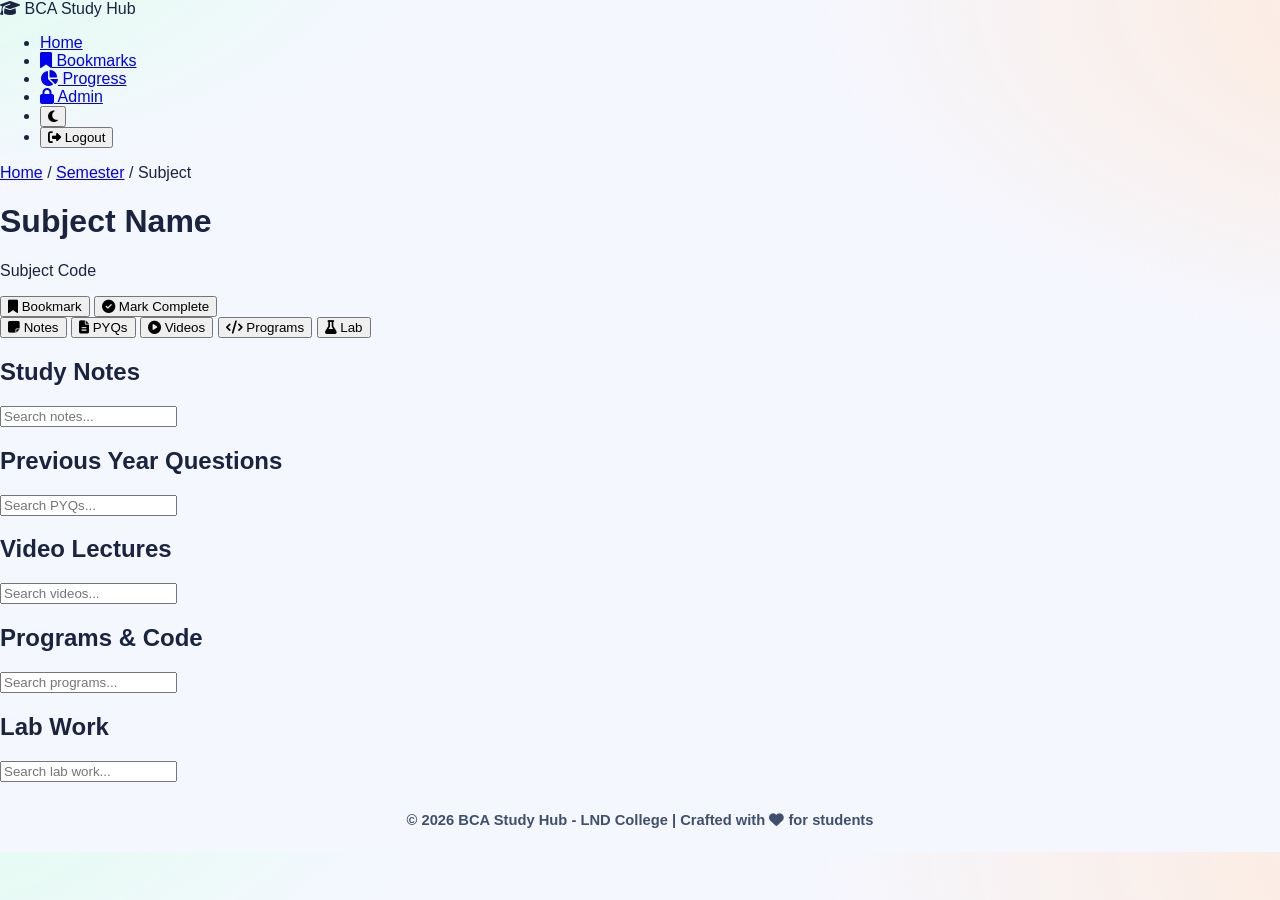
<file: subject.html>
<!DOCTYPE html>
<html lang="en">
<head>
    <meta charset="UTF-8">
    <meta name="viewport" content="width=device-width, initial-scale=1.0">
    <title>Subject - BCA Study Hub</title>
    <link rel="stylesheet" href="style.css">
    <link rel="stylesheet" href="https://cdnjs.cloudflare.com/ajax/libs/font-awesome/6.4.0/css/all.min.css">
</head>
<body>
    <!-- Navigation -->
    <nav class="navbar">
        <div class="navbar-container">
            <div class="navbar-logo">
                <i class="fas fa-graduation-cap"></i>
                <span>BCA Study Hub</span>
            </div>
            <div class="hamburger" id="hamburger">
                <span></span>
                <span></span>
                <span></span>
            </div>
            <ul class="nav-menu" id="navMenu">
                <li><a href="index.html" class="nav-link">Home</a></li>
                <li><a href="#" onclick="navigateToBookmarks(); return false;" class="nav-link">
                    <i class="fas fa-bookmark"></i> Bookmarks
                </a></li>
                <li><a href="#" onclick="navigateToProgress(); return false;" class="nav-link">
                    <i class="fas fa-chart-pie"></i> Progress
                </a></li>
                <li><a href="admin.html" class="nav-link">
                    <i class="fas fa-lock"></i> Admin
                </a></li>
                <li>
                    <button id="themeToggle" class="btn-theme">
                        <i class="fas fa-moon"></i>
                    </button>
                </li>
                <li>
                    <button id="logoutBtn" class="btn-logout" onclick="logout()">
                        <i class="fas fa-sign-out-alt"></i> Logout
                    </button>
                </li>
            </ul>
        </div>
    </nav>

    <!-- Breadcrumb -->
    <div class="breadcrumb">
        <div class="container">
            <a href="index.html">Home</a>
            <span>/</span>
            <a href="#" id="semesterLink">Semester</a>
            <span>/</span>
            <span id="subjectBreadcrumb">Subject</span>
        </div>
    </div>

    <!-- Main Content -->
    <main class="main-content">
        <div class="container">
            <!-- Subject Header -->
            <div class="subject-header-section">
                <div class="subject-header-content">
                    <h1 id="subjectName">Subject Name</h1>
                    <p id="subjectCode">Subject Code</p>
                    <div class="subject-actions-header">
                        <button id="bookmarkBtn" class="btn-icon-large" onclick="toggleBookmarkSubject()">
                            <i class="fas fa-bookmark"></i>
                            <span>Bookmark</span>
                        </button>
                        <button id="completeBtn" class="btn-icon-large" onclick="toggleSubjectComplete()">
                            <i class="fas fa-check-circle"></i>
                            <span>Mark Complete</span>
                        </button>
                    </div>
                </div>
            </div>

            <!-- Tabs Navigation -->
            <div class="tabs-nav">
                <button class="tab-button active" onclick="switchTab('notes')">
                    <i class="fas fa-sticky-note"></i> Notes
                </button>
                <button class="tab-button" onclick="switchTab('pyqs')">
                    <i class="fas fa-file-alt"></i> PYQs
                </button>
                <button class="tab-button" onclick="switchTab('videos')">
                    <i class="fas fa-play-circle"></i> Videos
                </button>
                <button class="tab-button" onclick="switchTab('programs')">
                    <i class="fas fa-code"></i> Programs
                </button>
                <button class="tab-button" onclick="switchTab('lab')">
                    <i class="fas fa-flask"></i> Lab
                </button>
            </div>

            <!-- Tab Contents -->
            
            <!-- Notes Tab -->
            <div id="notesTab" class="tab-content active">
                <div class="content-header">
                    <h2>Study Notes</h2>
                    <div class="content-actions">
                        <input type="text" id="notesSearch" placeholder="Search notes..." class="search-input" onkeyup="filterContent('notes')">
                    </div>
                </div>
                <div class="content-items" id="notesList"></div>
            </div>

            <!-- PYQs Tab -->
            <div id="pyqsTab" class="tab-content">
                <div class="content-header">
                    <h2>Previous Year Questions</h2>
                    <div class="content-actions">
                        <input type="text" id="pyqsSearch" placeholder="Search PYQs..." class="search-input" onkeyup="filterContent('pyqs')">
                    </div>
                </div>
                <div class="content-items" id="pyqsList"></div>
            </div>

            <!-- Videos Tab -->
            <div id="videosTab" class="tab-content">
                <div class="content-header">
                    <h2>Video Lectures</h2>
                    <div class="content-actions">
                        <input type="text" id="videosSearch" placeholder="Search videos..." class="search-input" onkeyup="filterContent('videos')">
                    </div>
                </div>
                <div class="video-grid" id="videosList"></div>
            </div>

            <!-- Programs Tab -->
            <div id="programsTab" class="tab-content">
                <div class="content-header">
                    <h2>Programs & Code</h2>
                    <div class="content-actions">
                        <input type="text" id="programsSearch" placeholder="Search programs..." class="search-input" onkeyup="filterContent('programs')">
                    </div>
                </div>
                <div class="content-items" id="programsList"></div>
            </div>

            <!-- Lab Tab -->
            <div id="labTab" class="tab-content">
                <div class="content-header">
                    <h2>Lab Work</h2>
                    <div class="content-actions">
                        <input type="text" id="labSearch" placeholder="Search lab work..." class="search-input" onkeyup="filterContent('lab')">
                    </div>
                </div>
                <div class="content-items" id="labList"></div>
            </div>
        </div>
    </main>

    <!-- Content Modal -->
    <div id="contentModal" class="modal hidden">
        <div class="modal-content large">
            <div class="modal-header">
                <h2 id="modalTitle"></h2>
                <button class="btn-icon" onclick="closeContentModal()">
                    <i class="fas fa-times"></i>
                </button>
            </div>
            <div class="modal-body" id="modalBody"></div>
            <div class="modal-actions">
                <button id="bookmarkContentBtn" class="btn-secondary" onclick="toggleBookmarkContent()">
                    <i class="fas fa-bookmark"></i> Bookmark
                </button>
                <button id="downloadBtn" class="btn-primary" onclick="downloadContent()" style="display: none;">
                    <i class="fas fa-download"></i> Download
                </button>
                <button class="btn-secondary" onclick="closeContentModal()">
                    Close
                </button>
            </div>
        </div>
    </div>

    <!-- Footer -->
    <footer class="footer">
        <div class="footer-content">
            <p>&copy; 2026 BCA Study Hub - LND College | Crafted with <i class="fas fa-heart"></i> for students</p>
        </div>
    </footer>

    <!-- Toast Notification -->
    <div id="toastContainer" class="toast-container"></div>

    <script src="script.js"></script>
    <script>
        let currentSubject = {
            code: '',
            name: '',
            semester: 0
        };
        let currentContentId = null;

        document.addEventListener('DOMContentLoaded', () => {
            initializeTheme();
            setupHamburger();
            loadSubjectPage();
        });

        function loadSubjectPage() {
            const params = new URLSearchParams(window.location.search);
            currentSubject.code = params.get('code');
            currentSubject.name = decodeURIComponent(params.get('name'));
            currentSubject.semester = params.get('sem');

            if (!currentSubject.code || !currentSubject.name) {
                window.location.href = 'index.html';
                return;
            }

            document.getElementById('subjectName').textContent = currentSubject.name;
            document.getElementById('subjectCode').textContent = currentSubject.code;
            document.getElementById('subjectBreadcrumb').textContent = currentSubject.name;
            document.getElementById('semesterLink').href = `semester.html?sem=${currentSubject.semester}`;
            document.getElementById('semesterLink').textContent = `Semester ${currentSubject.semester}`;

            addToRecentlyViewed(currentSubject);
            loadTabContents('notes');
            updateBookmarkButton();
            updateCompleteButton();
        }

        function switchTab(tabName) {
            // Hide all tabs
            document.querySelectorAll('.tab-content').forEach(tab => {
                tab.classList.remove('active');
            });

            // Remove active class from all buttons
            document.querySelectorAll('.tab-button').forEach(btn => {
                btn.classList.remove('active');
            });

            // Show selected tab
            document.getElementById(tabName + 'Tab').classList.add('active');
            event.target.closest('.tab-button').classList.add('active');

            loadTabContents(tabName);
        }

        function loadTabContents(tabType) {
            const items = getContentBySubjectAndType(currentSubject.code, tabType);

            let containerId = '';
            const typeMap = {
                'notes': 'notesList',
                'pyqs': 'pyqsList',
                'videos': 'videosList',
                'programs': 'programsList',
                'lab': 'labList'
            };
            containerId = typeMap[tabType];

            const container = document.getElementById(containerId);
            if (!container) return;

            container.innerHTML = '';

            if (items.length === 0) {
                container.innerHTML = '<div class="empty-state"><i class="fas fa-inbox"></i><p>No content available yet</p></div>';
                return;
            }

            if (tabType === 'videos') {
                renderVideoItems(items, container);
            } else {
                renderContentItems(items, container, tabType);
            }
        }

        function renderContentItems(items, container, tabType) {
            items.forEach(item => {
                const itemEl = document.createElement('div');
                itemEl.className = 'content-item';
                itemEl.innerHTML = `
                    <div class="content-item-header">
                        <h3>${item.title}</h3>
                        <span class="content-badge">${item.type}</span>
                    </div>
                    <p class="content-description">${item.description || 'No description'}</p>
                    <div class="content-item-footer">
                        <button onclick="viewContent('${item.id}', '${tabType}')" class="btn-secondary">
                            <i class="fas fa-eye"></i> View
                        </button>
                        <button onclick="toggleBookmarkItem('${item.id}')" class="btn-icon">
                            <i class="fas ${isItemBookmarked(item.id) ? 'fa-bookmark' : 'fa-regular fa-bookmark'}"></i>
                        </button>
                        ${(tabType === 'notes' || tabType === 'pyqs') ? `
                            <button onclick="downloadContentItem('${item.id}')" class="btn-icon">
                                <i class="fas fa-download"></i>
                            </button>
                        ` : ''}
                    </div>
                `;
                container.appendChild(itemEl);
            });
        }

        function renderVideoItems(items, container) {
            items.forEach(item => {
                const videoEl = document.createElement('div');
                videoEl.className = 'video-card';
                const videoId = extractYoutubeId(item.link);
                videoEl.innerHTML = `
                    <div class="video-thumbnail">
                        <img src="https://img.youtube.com/vi/${videoId}/hqdefault.jpg" alt="${item.title}">
                        <div class="play-button">
                            <i class="fas fa-play-circle"></i>
                        </div>
                    </div>
                    <div class="video-info">
                        <h4>${item.title}</h4>
                        <p>${item.description || 'Video lecture'}</p>
                        <div class="video-actions">
                            <button onclick="watchVideo('${item.link}', '${item.title}')" class="btn-primary">
                                <i class="fas fa-play"></i> Watch
                            </button>
                            <button onclick="toggleBookmarkItem('${item.id}')" class="btn-icon">
                                <i class="fas ${isItemBookmarked(item.id) ? 'fa-bookmark' : 'fa-regular fa-bookmark'}"></i>
                            </button>
                        </div>
                    </div>
                `;
                container.appendChild(videoEl);
            });
        }

        function watchVideo(link, title) {
            const videoId = extractYoutubeId(link);
            document.getElementById('modalTitle').textContent = title;
            document.getElementById('modalBody').innerHTML = `
                <iframe width="100%" height="500" src="https://www.youtube.com/embed/${videoId}" 
                        allow="accelerometer; autoplay; clipboard-write; encrypted-media; gyroscope; picture-in-picture" 
                        allowfullscreen></iframe>
            `;
            document.getElementById('downloadBtn').style.display = 'none';
            document.getElementById('contentModal').classList.remove('hidden');
            currentContentId = null;
        }

        function viewContent(itemId, tabType) {
            const items = getContentBySubjectAndType(currentSubject.code, tabType);
            const item = items.find(i => i.id === itemId);

            if (!item) return;

            currentContentId = itemId;
            document.getElementById('modalTitle').textContent = item.title;
            document.getElementById('modalBody').innerHTML = `
                <div class="content-details">
                    <p><strong>Subject:</strong> ${currentSubject.name}</p>
                    <p><strong>Type:</strong> ${item.type}</p>
                    ${item.content ? `<div class="content-text">${item.content}</div>` : ''}
                    ${item.link ? `<p><strong>Link:</strong> <a href="${item.link}" target="_blank">${item.link}</a></p>` : ''}
                </div>
            `;
            document.getElementById('downloadBtn').style.display = 'inline-block';
            document.getElementById('contentModal').classList.remove('hidden');
        }

        function toggleBookmarkItem(itemId) {
            const bookmarks = JSON.parse(localStorage.getItem('bookmarkedItems')) || [];
            const index = bookmarks.indexOf(itemId);

            if (index > -1) {
                bookmarks.splice(index, 1);
                showToast('Removed from bookmarks ❌', 'error');
            } else {
                bookmarks.push(itemId);
                showToast('Added to bookmarks ⭐', 'success');
            }

            localStorage.setItem('bookmarkedItems', JSON.stringify(bookmarks));
            loadTabContents(document.querySelector('.tab-button.active').textContent.toLowerCase().split(' ')[0]);
        }

        function toggleBookmarkContent() {
            if (!currentContentId) return;
            toggleBookmarkItem(currentContentId);
        }

        function isItemBookmarked(itemId) {
            const bookmarks = JSON.parse(localStorage.getItem('bookmarkedItems')) || [];
            return bookmarks.includes(itemId);
        }

        function toggleBookmarkSubject() {
            const bookmarks = JSON.parse(localStorage.getItem('bookmarkedSubjects')) || [];
            const index = bookmarks.findIndex(b => b.code === currentSubject.code);

            if (index > -1) {
                bookmarks.splice(index, 1);
                showToast('Subject removed from bookmarks ❌', 'error');
            } else {
                bookmarks.push({
                    code: currentSubject.code,
                    name: currentSubject.name,
                    semester: currentSubject.semester
                });
                showToast('Subject added to bookmarks ⭐', 'success');
            }

            localStorage.setItem('bookmarkedSubjects', JSON.stringify(bookmarks));
            updateBookmarkButton();
        }

        function updateBookmarkButton() {
            const bookmarks = JSON.parse(localStorage.getItem('bookmarkedSubjects')) || [];
            const isBookmarked = bookmarks.some(b => b.code === currentSubject.code);
            const btn = document.getElementById('bookmarkBtn');
            btn.classList.toggle('active', isBookmarked);
            btn.innerHTML = `<i class="fas fa-bookmark"></i> <span>${isBookmarked ? 'Bookmarked' : 'Bookmark'}</span>`;
        }

        function toggleSubjectComplete() {
            const completed = JSON.parse(localStorage.getItem('completedSubjects')) || [];
            const index = completed.indexOf(currentSubject.code);

            if (index > -1) {
                completed.splice(index, 1);
                showToast('Subject marked incomplete', 'info');
            } else {
                completed.push(currentSubject.code);
                showToast('Subject marked as complete ✅', 'success');
            }

            localStorage.setItem('completedSubjects', JSON.stringify(completed));
            updateCompleteButton();
        }

        function updateCompleteButton() {
            const completed = JSON.parse(localStorage.getItem('completedSubjects')) || [];
            const isCompleted = completed.includes(currentSubject.code);
            const btn = document.getElementById('completeBtn');
            btn.classList.toggle('active', isCompleted);
            btn.innerHTML = `<i class="fas fa-check-circle"></i> <span>${isCompleted ? 'Completed' : 'Mark Complete'}</span>`;
        }

        function downloadContent() {
            showToast('Download started 📥', 'success');
        }

        function closeContentModal() {
            document.getElementById('contentModal').classList.add('hidden');
            currentContentId = null;
        }

        function filterContent(tabType) {
            const searchId = tabType + 'Search';
            const query = document.getElementById(searchId).value.toLowerCase();
            const items = getContentBySubjectAndType(currentSubject.code, tabType);
            const filtered = items.filter(item =>
                item.title.toLowerCase().includes(query) ||
                (item.description && item.description.toLowerCase().includes(query))
            );

            const typeMap = {
                'notes': 'notesList',
                'pyqs': 'pyqsList',
                'videos': 'videosList',
                'programs': 'programsList',
                'lab': 'labList'
            };
            const container = document.getElementById(typeMap[tabType]);

            if (filtered.length === 0) {
                container.innerHTML = '<div class="empty-state"><p>No results found</p></div>';
                return;
            }

            if (tabType === 'videos') {
                renderVideoItems(filtered, container);
            } else {
                renderContentItems(filtered, container, tabType);
            }
        }

        function extractYoutubeId(url) {
            const regExp = /^.*(youtu.be\/|v\/|u\/\w\/|embed\/|watch\?v=|\&v=)([^#\&\?]*).*/;
            const match = url.match(regExp);
            return (match && match[2].length === 11) ? match[2] : '';
        }
    </script>
</body>
</html>
</file>
<file: style.css>
:root {
    --bg: #f5f7ff;
    --ink: #1a2440;
    --muted: #566381;
    --brand: #0e9076;
    --brand-deep: #09614f;
    --accent: #ff8c42;
    --line: #d9e0ee;
    --card: #ffffff;
    --ok: #1e9f5a;
    --danger: #d94141;
    --soft-shadow: 0 14px 30px rgba(30, 46, 84, 0.12);
    --strong-shadow: 0 22px 40px rgba(22, 37, 72, 0.18);
    --radius-xl: 20px;
    --radius-lg: 14px;
}

* {
    box-sizing: border-box;
}

body {
    margin: 0;
    color: var(--ink);
    font-family: "Manrope", "Segoe UI", sans-serif;
    background:
        radial-gradient(1200px 500px at -20% -10%, #d8ffe8 0%, transparent 60%),
        radial-gradient(1200px 600px at 120% 0%, #ffe7d6 0%, transparent 62%),
        var(--bg);
    position: relative;
    overflow-x: hidden;
}

.shape {
    position: fixed;
    z-index: -1;
    border-radius: 999px;
    opacity: 0.5;
    filter: blur(8px);
}

.shape-1 {
    width: 220px;
    height: 220px;
    background: #8ce3d1;
    left: -50px;
    top: 70%;
}

.shape-2 {
    width: 260px;
    height: 260px;
    background: #ffceac;
    right: -60px;
    top: -40px;
}

.wrap {
    width: min(1160px, 92vw);
    margin: 0 auto;
}

.hero {
    padding-top: 34px;
    text-align: center;
}

.hero-tag {
    display: inline-block;
    margin: 0;
    padding: 6px 12px;
    border-radius: 999px;
    background: #e6fff7;
    border: 1px solid #b7f0de;
    color: var(--brand-deep);
    font-size: 0.8rem;
    font-weight: 800;
    letter-spacing: 0.4px;
}

.hero h1 {
    margin: 14px 0 8px;
    font-family: "Sora", "Manrope", sans-serif;
    font-size: clamp(2rem, 4vw, 3.2rem);
}

.hero-subtext {
    margin: 0;
    color: var(--muted);
    font-size: 1rem;
}

.features {
    margin-top: 34px;
}

.section-header {
    text-align: center;
    margin-bottom: 18px;
}

.section-header h2 {
    margin: 0;
    font-family: "Sora", "Manrope", sans-serif;
}

.section-header p {
    margin: 8px 0 0;
    color: var(--muted);
}

.feature-grid {
    display: grid;
    grid-template-columns: repeat(auto-fit, minmax(230px, 1fr));
    gap: 14px;
}

.feature-card {
    background: linear-gradient(145deg, #ffffff, #f9fcff);
    border: 1px solid var(--line);
    border-radius: 16px;
    box-shadow: var(--soft-shadow);
    padding: 18px;
    transition: transform 0.26s ease, box-shadow 0.26s ease, border-color 0.26s ease;
}

.feature-card:hover {
    transform: translateY(-4px) scale(1.02);
    box-shadow: var(--strong-shadow);
    border-color: #bfd3ff;
}

.feature-icon {
    display: inline-grid;
    place-items: center;
    width: 46px;
    height: 46px;
    border-radius: 12px;
    background: linear-gradient(135deg, #f6fffa, #f0f5ff);
    font-size: 1.3rem;
    margin-bottom: 10px;
    animation: floatIcon 3s ease-in-out infinite;
}

.feature-card h3 {
    margin: 0 0 6px;
    font-size: 1rem;
}

.feature-card p {
    margin: 0;
    color: var(--muted);
    font-size: 0.92rem;
}

.app {
    margin-top: 28px;
    display: grid;
    grid-template-columns: 340px 1fr;
    gap: 18px;
}

.card {
    background: rgba(255, 255, 255, 0.9);
    border: 1px solid var(--line);
    border-radius: var(--radius-xl);
    box-shadow: var(--soft-shadow);
    padding: 18px;
    backdrop-filter: blur(6px);
}

.card h2 {
    margin: 0;
    font-family: "Sora", "Manrope", sans-serif;
    font-size: 1.2rem;
}

.muted {
    margin: 8px 0 16px;
    color: var(--muted);
    font-size: 0.93rem;
}

.material-form {
    display: grid;
    gap: 10px;
}

.material-form label {
    font-size: 0.88rem;
    font-weight: 800;
}

.material-form select,
.material-form input {
    width: 100%;
    padding: 11px 12px;
    border-radius: 12px;
    border: 1px solid #c8d4e3;
    font: inherit;
    color: var(--ink);
    background: #fff;
}

.material-form select:focus,
.material-form input:focus {
    border-color: #34ab93;
    outline: 3px solid rgba(14, 144, 118, 0.16);
}

#submitButton {
    margin-top: 6px;
    border: 0;
    border-radius: 12px;
    padding: 12px;
    background: linear-gradient(135deg, var(--brand), var(--brand-deep));
    color: #fff;
    font: 800 0.95rem "Sora", "Manrope", sans-serif;
    cursor: pointer;
    transition: transform 0.25s ease, box-shadow 0.25s ease;
}

#submitButton:hover {
    transform: translateY(-2px);
    box-shadow: 0 10px 20px rgba(10, 97, 79, 0.28);
}

#submitButton:disabled {
    opacity: 0.72;
    cursor: not-allowed;
    transform: none;
}

.form-message {
    min-height: 22px;
    margin: 10px 0 0;
    font-size: 0.88rem;
    font-weight: 700;
}

.form-message.success {
    color: var(--ok);
}

.form-message.error {
    color: var(--danger);
}

.panel-title-row {
    display: flex;
    justify-content: space-between;
    align-items: center;
    gap: 12px;
}

.live-pill {
    border-radius: 999px;
    border: 1px solid #afe9d8;
    background: #ebfff8;
    color: var(--brand-deep);
    padding: 5px 10px;
    font-size: 0.75rem;
    font-weight: 800;
}

.info-box {
    padding: 11px 12px;
    border-radius: 12px;
    border: 1px dashed #bfd0e3;
    background: #fbfdff;
    color: var(--muted);
    font-weight: 700;
    margin-bottom: 10px;
}

.hidden {
    display: none;
}

.materials-container {
    display: grid;
    gap: 12px;
}

.semester-section {
    border: 1px solid #dbe5f1;
    border-radius: var(--radius-lg);
    background: #fff;
    padding: 14px;
}

.semester-heading {
    margin: 0 0 8px;
    font: 700 1.06rem "Sora", "Manrope", sans-serif;
    color: #1d3a62;
}

.subject-section {
    border-top: 1px solid #ebf1f8;
    margin-top: 10px;
    padding-top: 10px;
}

.subject-section:first-of-type {
    border-top: 0;
    margin-top: 0;
    padding-top: 0;
}

.subject-heading {
    margin: 0 0 8px;
    color: #24456e;
    font-size: 0.97rem;
}

.material-grid {
    display: grid;
    grid-template-columns: repeat(auto-fit, minmax(210px, 1fr));
    gap: 10px;
}

.material-card {
    border: 1px solid #d5e1ef;
    border-radius: 12px;
    background: linear-gradient(140deg, #ffffff, #f8fbff);
    padding: 12px;
    transition: transform 0.2s ease, box-shadow 0.2s ease;
}

.material-card:hover {
    transform: translateY(-2px);
    box-shadow: 0 10px 18px rgba(20, 42, 74, 0.14);
}

.material-top {
    display: flex;
    justify-content: space-between;
    align-items: flex-start;
    gap: 8px;
    margin-bottom: 8px;
}

.material-desc {
    margin: 0;
    font-size: 0.92rem;
    font-weight: 700;
}

.new-badge {
    white-space: nowrap;
    border-radius: 999px;
    background: var(--accent);
    color: #262626;
    font-size: 0.68rem;
    font-weight: 800;
    letter-spacing: 0.4px;
    padding: 2px 7px;
}

.material-link {
    display: inline-block;
    color: #155eb5;
    text-decoration: none;
    font-weight: 800;
    margin-bottom: 8px;
    word-break: break-word;
}

.material-link:hover {
    text-decoration: underline;
}

.material-time {
    margin: 0;
    color: #6a7892;
    font-size: 0.8rem;
}

.footer {
    margin: 30px auto 24px;
    text-align: center;
}

.footer p {
    margin: 0;
    color: #3f4f6e;
    font-size: 0.92rem;
    font-weight: 700;
}

.fade-in-up {
    opacity: 0;
    transform: translateY(18px);
}

.fade-in-up.visible {
    opacity: 1;
    transform: translateY(0);
    transition: opacity 0.65s ease, transform 0.65s ease;
}

@keyframes floatIcon {
    0%, 100% {
        transform: translateY(0);
    }
    50% {
        transform: translateY(-3px);
    }
}

@media (max-width: 992px) {
    .feature-grid {
        grid-template-columns: repeat(2, minmax(0, 1fr));
    }

    .app {
        grid-template-columns: 1fr;
    }
}

@media (max-width: 620px) {
    .hero {
        padding-top: 28px;
    }

    .feature-grid {
        grid-template-columns: 1fr;
    }

    .card {
        padding: 14px;
    }
}
</file>
